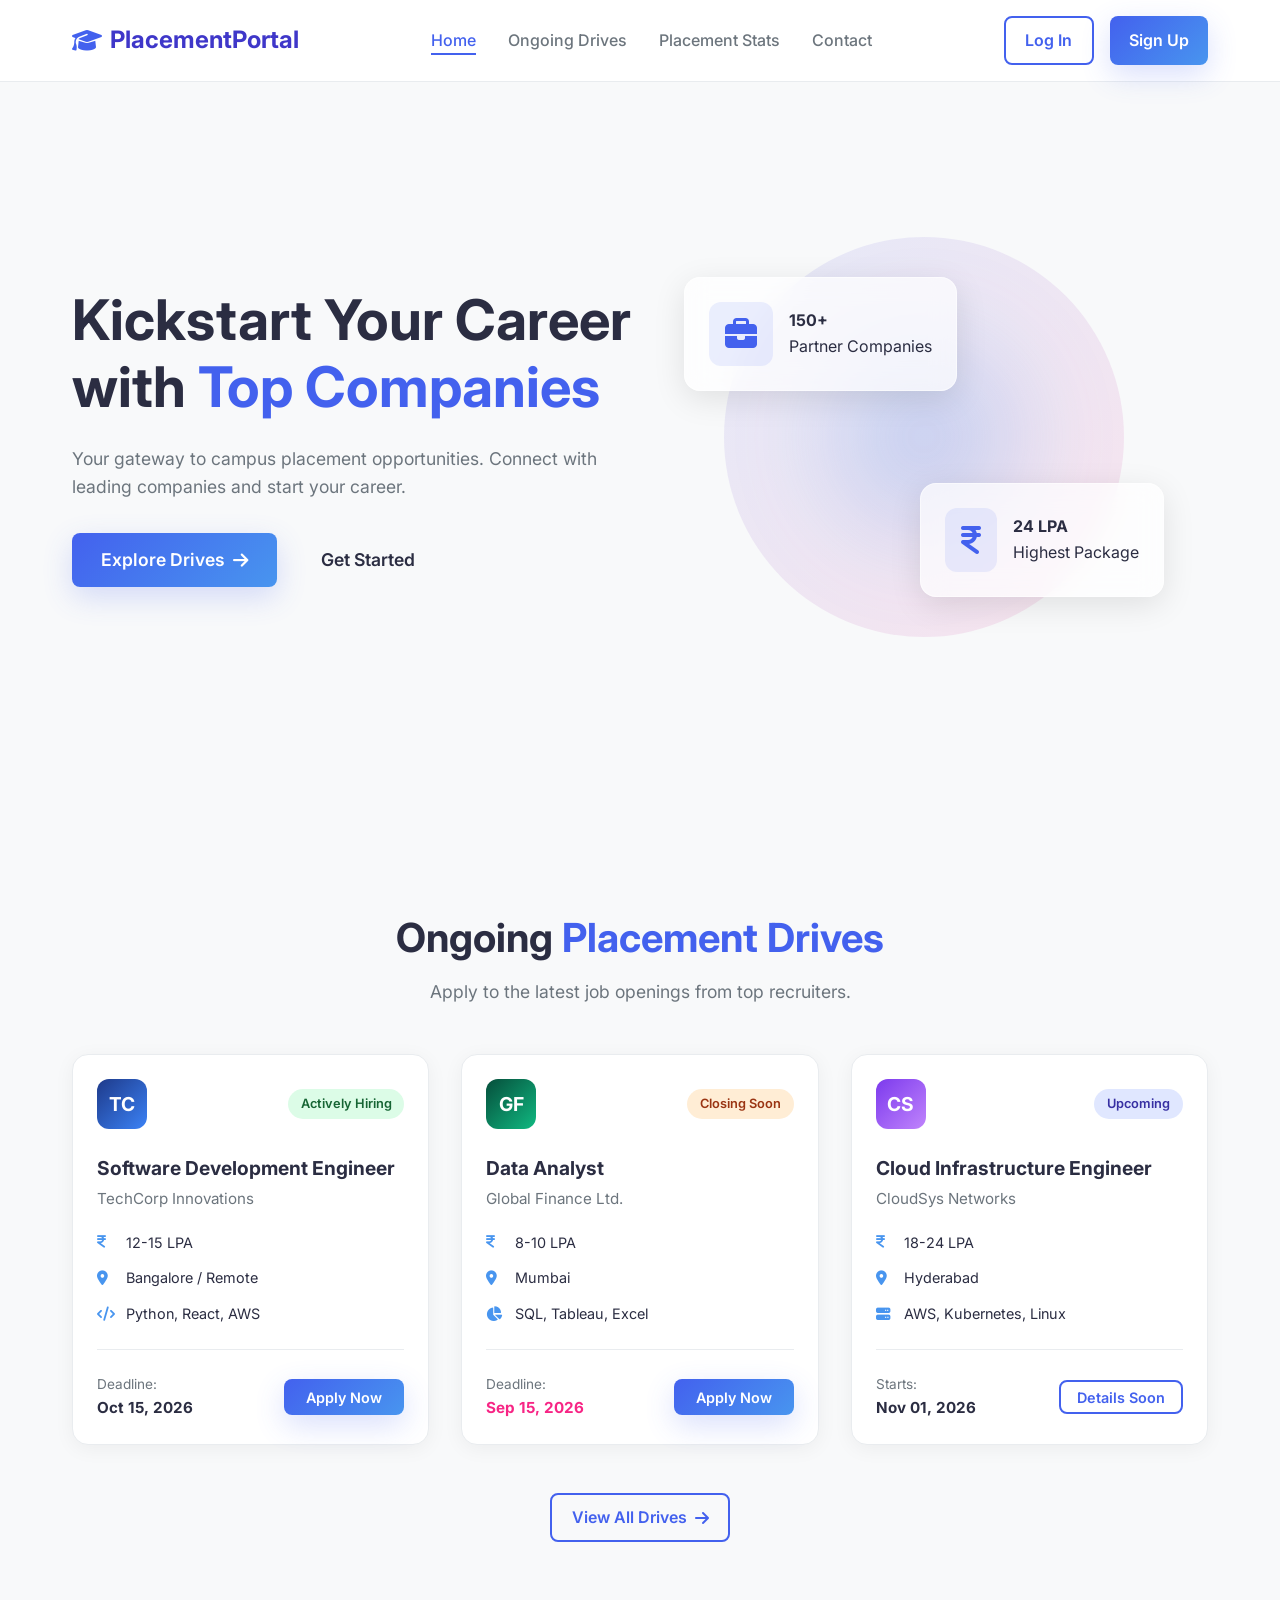
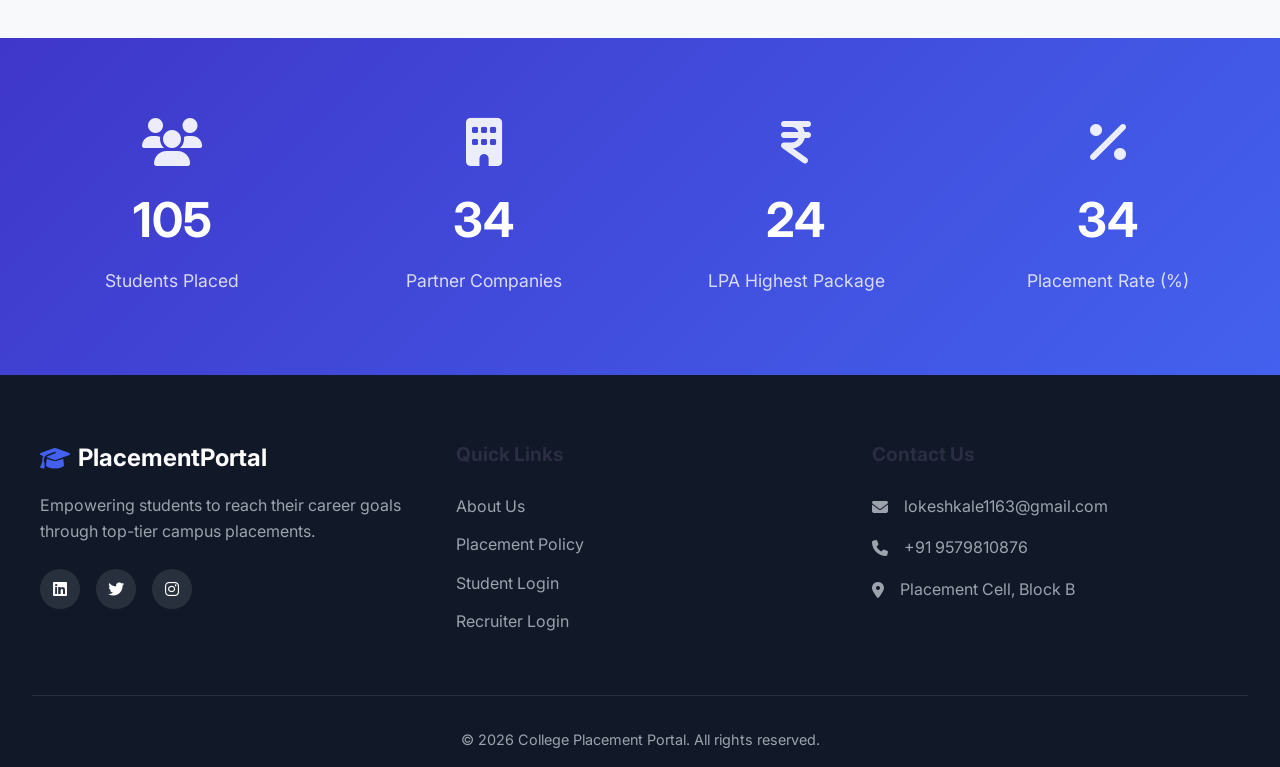
<file: Frontend/index.html>
<!DOCTYPE html>
<html lang="en">
<head>
    <meta charset="UTF-8">
    <meta name="viewport" content="width=device-width, initial-scale=1.0">
    <title>Campus Placement Drive Portal</title>
    <link rel="stylesheet" href="css/style.css">
    <link href="https://fonts.googleapis.com/css2?family=Inter:wght@300;400;500;600;700&display=swap" rel="stylesheet">
    <link rel="stylesheet" href="https://cdnjs.cloudflare.com/ajax/libs/font-awesome/6.4.0/css/all.min.css">
</head>
<body>
    <nav class="navbar">
        <div class="nav-container">
            <a href="index.html" class="nav-logo">
                <i class="fa-solid fa-graduation-cap"></i> 
                <span>PlacementPortal</span>
            </a>
            <ul class="nav-menu">
                <li><a href="index.html" class="nav-links active">Home</a></li>
                <li><a href="index.html#drives" class="nav-links">Ongoing Drives</a></li>
                <li><a href="index.html#stats" class="nav-links">Placement Stats</a></li>
                <li><a href="index.html#contact" class="nav-links">Contact</a></li>
            </ul>
            <div class="nav-auth">
                <a href="login.html" class="btn btn-outline">Log In</a>
                <a href="signup.html" class="btn btn-primary">Sign Up</a>
            </div>
            <div class="mobile-menu-icon">
                <i class="fa-solid fa-bars"></i>
            </div>
        </div>
    </nav>

    <header id="home" class="hero">
        <div class="hero-content">
            <h1 class="hero-title">Kickstart Your Career with <span class="highlight">Top Companies</span></h1>
            <p class="hero-subtitle">Your gateway to campus placement opportunities. Connect with leading companies and start your career.</p>
            <div class="hero-cta">
                <a href="index.html#drives" class="btn btn-primary btn-large">Explore Drives <i class="fa-solid fa-arrow-right"></i></a>
                <a href="signup.html" class="btn btn-secondary btn-large">Get Started</a>
            </div>
        </div>
        <div class="hero-image-container">
            <div class="hero-graphic">
                <div class="glass-card stat-card-1">
                    <i class="fa-solid fa-briefcase"></i>
                    <div>
                        <h4>150+</h4>
                        <p>Partner Companies</p>
                    </div>
                </div>
                <div class="glass-card stat-card-2">
                    <i class="fa-solid fa-indian-rupee-sign"></i>
                    <div>
                        <h4>24 LPA</h4>
                        <p>Highest Package</p>
                    </div>
                </div>
                <div class="glow-circle"></div>
            </div>
        </div>
    </header>

    <section id="drives" class="drives-section">
        <div class="section-header">
            <h2>Ongoing <span class="highlight">Placement Drives</span></h2>
            <p>Apply to the latest job openings from top recruiters.</p>
        </div>

        <div class="drives-grid">
            <!-- Drive Cards -->
            <div class="drive-card">
                <div class="card-header">
                    <div class="company-logo tech-corp">TC</div>
                    <div class="status-badge active-badge">Actively Hiring</div>
                </div>
                <div class="card-body">
                    <h3>Software Development Engineer</h3>
                    <p class="company-name">TechCorp Innovations</p>
                    <div class="job-details">
                        <span class="detail-item"><i class="fa-solid fa-indian-rupee-sign"></i> 12-15 LPA</span>
                        <span class="detail-item"><i class="fa-solid fa-location-dot"></i> Bangalore / Remote</span>
                        <span class="detail-item"><i class="fa-solid fa-code"></i> Python, React, AWS</span>
                    </div>
                </div>
                <div class="card-footer">
                    <div class="deadline">
                        <span>Deadline:</span>
                        <strong>Oct 15, 2026</strong>
                    </div>
                    <a href="login.html" class="btn btn-primary btn-sm apply-btn">Apply Now</a>
                </div>
            </div>

            <!-- Drive Card 2 -->
            <div class="drive-card">
                <div class="card-header">
                    <div class="company-logo global-fin">GF</div>
                    <div class="status-badge closing-badge">Closing Soon</div>
                </div>
                <div class="card-body">
                    <h3>Data Analyst</h3>
                    <p class="company-name">Global Finance Ltd.</p>
                    <div class="job-details">
                        <span class="detail-item"><i class="fa-solid fa-indian-rupee-sign"></i> 8-10 LPA</span>
                        <span class="detail-item"><i class="fa-solid fa-location-dot"></i> Mumbai</span>
                        <span class="detail-item"><i class="fa-solid fa-chart-pie"></i> SQL, Tableau, Excel</span>
                    </div>
                </div>
                <div class="card-footer">
                    <div class="deadline">
                        <span>Deadline:</span>
                        <strong class="urgent">Sep 15, 2026</strong>
                    </div>
                    <a href="login.html" class="btn btn-primary btn-sm apply-btn">Apply Now</a>
                </div>
            </div>

            <!-- Drive Card 3 -->
            <div class="drive-card">
                <div class="card-header">
                    <div class="company-logo cloud-sys">CS</div>
                    <div class="status-badge upcoming-badge">Upcoming</div>
                </div>
                <div class="card-body">
                    <h3>Cloud Infrastructure Engineer</h3>
                    <p class="company-name">CloudSys Networks</p>
                    <div class="job-details">
                        <span class="detail-item"><i class="fa-solid fa-indian-rupee-sign"></i> 18-24 LPA</span>
                        <span class="detail-item"><i class="fa-solid fa-location-dot"></i> Hyderabad</span>
                        <span class="detail-item"><i class="fa-solid fa-server"></i> AWS, Kubernetes, Linux</span>
                    </div>
                </div>
                <div class="card-footer">
                    <div class="deadline">
                        <span>Starts:</span>
                        <strong>Nov 01, 2026</strong>
                    </div>
                    <button class="btn btn-outline btn-sm" disabled>Details Soon</button>
                </div>
            </div>
        </div>
        <div class="view-all-container">
            <a href="drives.html" class="btn btn-outline">View All Drives <i class="fa-solid fa-arrow-right"></i></a>
        </div>
    </section>

    <section id="stats" class="stats-section">
        <div class="stats-container">
            <div class="stat-box">
                <i class="fa-solid fa-users"></i>
                <h2 class="counter" data-target="500">0</h2>
                <p>Students Placed</p>
            </div>
            <div class="stat-box">
                <i class="fa-solid fa-building"></i>
                <h2 class="counter" data-target="150">0</h2>
                <p>Partner Companies</p>
            </div>
            <div class="stat-box">
                <i class="fa-solid fa-indian-rupee-sign"></i>
                <h2 class="counter" data-target="24">0</h2>
                <p>LPA Highest Package</p>
            </div>
            <div class="stat-box">
                <i class="fa-solid fa-percent"></i>
                <h2 class="counter" data-target="98">0</h2>
                <p>Placement Rate (%)</p>
            </div>
        </div>
    </section>

    <footer>
        <div class="footer-content">
            <div class="footer-brand">
                <div class="nav-logo">
                    <i class="fa-solid fa-graduation-cap"></i> 
                    <span>PlacementPortal</span>
                </div>
                <p>Empowering students to reach their career goals through top-tier campus placements.</p>
                <div class="social-links">
                    <a href="#"><i class="fa-brands fa-linkedin"></i></a>
                    <a href="#"><i class="fa-brands fa-twitter"></i></a>
                    <a href="#"><i class="fa-brands fa-instagram"></i></a>
                </div>
            </div>
            <div class="footer-links">
                <h4>Quick Links</h4>
                <ul>
                    <li><a href="#">About Us</a></li>
                    <li><a href="#">Placement Policy</a></li>
                    <li><a href="login.html">Student Login</a></li>
                    <li><a href="#">Recruiter Login</a></li>
                </ul>
            </div>
            <div class="footer-contact" id="contact">
                <h4>Contact Us</h4>
                <p><i class="fa-solid fa-envelope"></i> lokeshkale1163@gmail.com</p>
                <p><i class="fa-solid fa-phone"></i> +91 9579810876</p>
                <p><i class="fa-solid fa-location-dot"></i> Placement Cell, Block B</p>
            </div>
        </div>
        <div class="footer-bottom">
            <p>&copy; 2026 College Placement Portal. All rights reserved.</p>
        </div>
    </footer>

    <script src="js/config.js"></script>
    <script src="js/auth.js"></script>
    <script src="js/home.js"></script>
    <script>
        // Check auth status - redirect if already logged in
        document.addEventListener('DOMContentLoaded', () => {
            if (checkAuth()) {
                window.location.href = 'dashboard.html';
            }
        });
    </script>
</body>
</html>
</file>
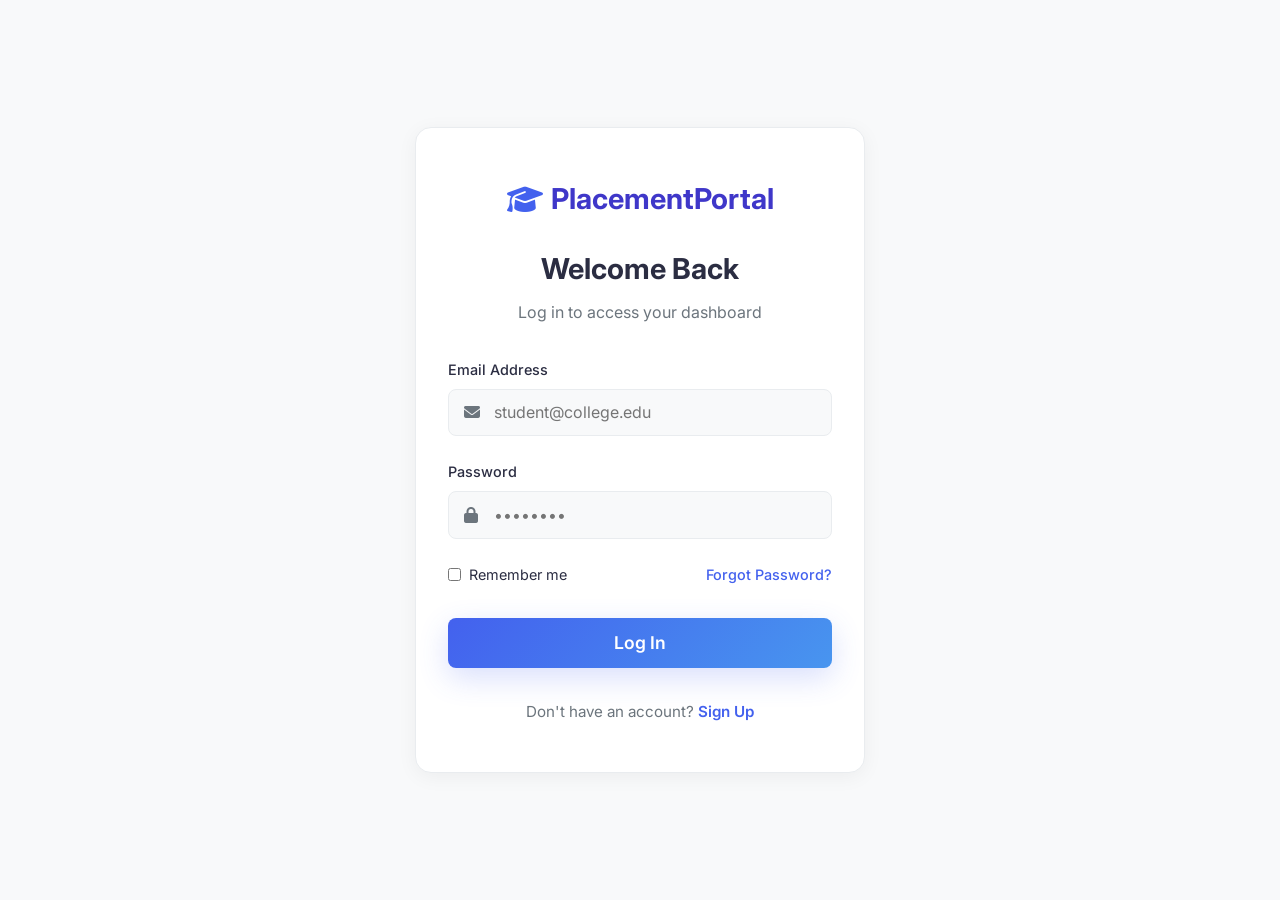
<file: Frontend/applications.html>
<!DOCTYPE html>
<html lang="en">
<head>
    <meta charset="UTF-8">
    <meta name="viewport" content="width=device-width, initial-scale=1.0">
    <title>My Applications - Placement Portal</title>
    <link rel="stylesheet" href="css/style.css">
    <link rel="stylesheet" href="css/dashboard.css">
    <link href="https://fonts.googleapis.com/css2?family=Inter:wght@300;400;500;600;700&display=swap" rel="stylesheet">
    <link rel="stylesheet" href="https://cdnjs.cloudflare.com/ajax/libs/font-awesome/6.4.0/css/all.min.css">
</head>
<body class="dashboard-body">
    <nav class="navbar">
        <div class="nav-container">
            <a href="dashboard.html" class="nav-logo">
                <i class="fa-solid fa-graduation-cap"></i> 
                <span>PlacementPortal</span>
            </a>
            <ul class="nav-menu">
                <li><a href="dashboard.html" class="nav-links">Dashboard</a></li>
                <li><a href="drives.html" class="nav-links">Drives</a></li>
                <li><a href="applications.html" class="nav-links active">My Applications</a></li>
                <li><a href="profile.html" class="nav-links">Profile</a></li>
            </ul>
            <div class="nav-auth">
                <button id="logoutBtn" class="btn btn-outline">Logout</button>
            </div>
            <div class="mobile-menu-icon">
                <i class="fa-solid fa-bars"></i>
            </div>
        </div>
    </nav>

    <main class="dashboard-main page-main">
        <div class="page-header">
            <h1>My Applications</h1>
            <p>Track the status of your placement drive applications.</p>
        </div>
        
        <div id="loadingState" class="state-message">
            <i class="fa-solid fa-spinner fa-spin fa-2x"></i>
            <p>Loading your applications...</p>
        </div>
        
        <div id="errorState" class="state-message" style="display: none;">
            <i class="fa-solid fa-triangle-exclamation fa-2x"></i>
            <p>Unable to load applications. Please try again later.</p>
        </div>
        
        <div id="emptyState" class="state-message" style="display: none;">
            <i class="fa-solid fa-folder-open fa-2x"></i>
            <p>You haven't applied to any drives yet.</p>
            <a href="drives.html" class="btn btn-primary mt-2">Explore Drives</a>
        </div>

        <div class="content-panel" id="applicationsContainer" style="display: none;">
            <div class="panel-body">
                <ul class="drive-list" id="applicationsList">
                    <!-- Applications will be injected here -->
                </ul>
            </div>
        </div>
    </main>

    <script src="js/config.js"></script>
    <script src="js/auth.js"></script>
    <script src="js/applications.js"></script>
</body>
</html>
</file>
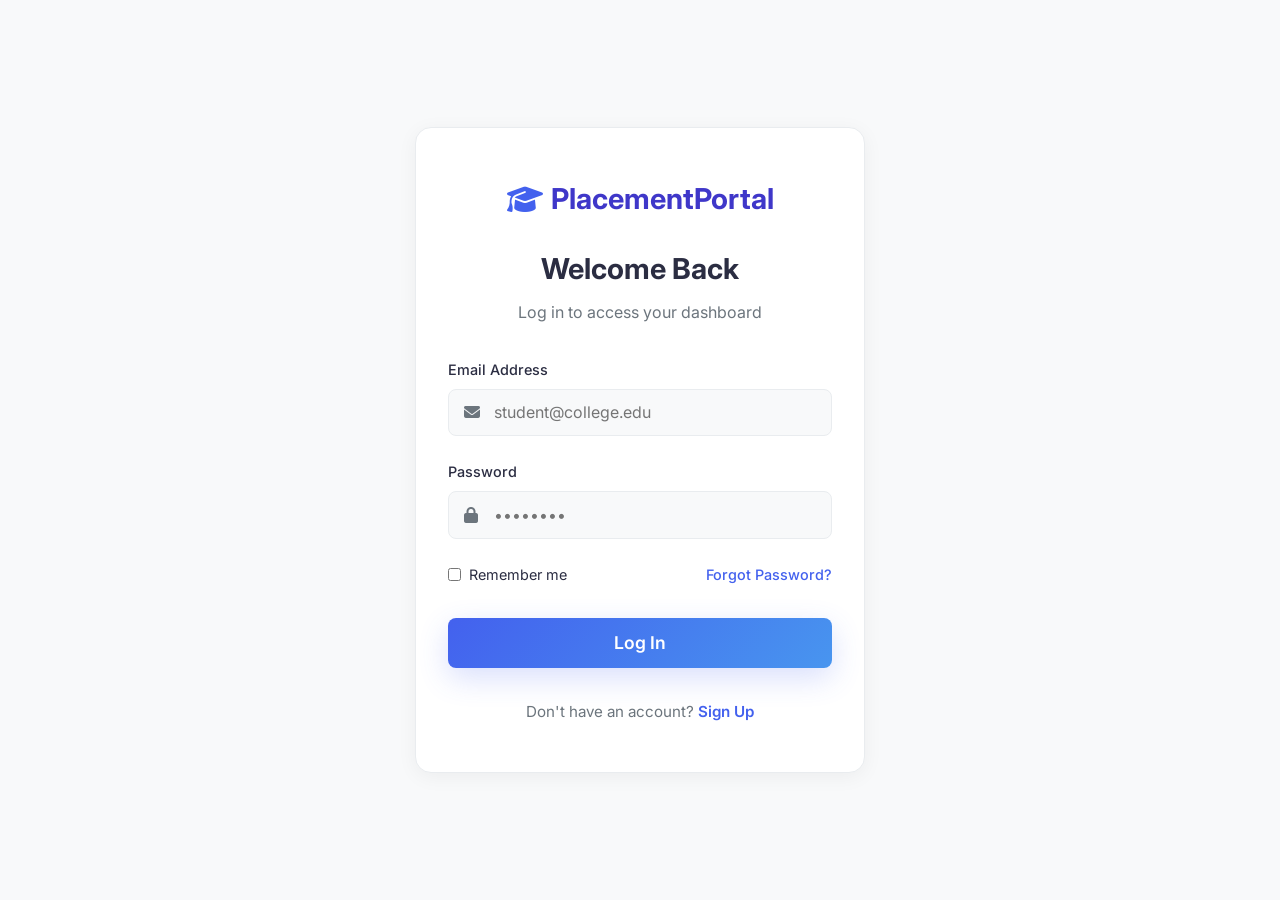
<file: Frontend/dashboard.html>
<!DOCTYPE html>
<html lang="en">
<head>
    <meta charset="UTF-8">
    <meta name="viewport" content="width=device-width, initial-scale=1.0">
    <title>Dashboard - Placement Portal</title>
    <link rel="stylesheet" href="css/style.css">
    <link rel="stylesheet" href="css/dashboard.css">
    <link href="https://fonts.googleapis.com/css2?family=Inter:wght@300;400;500;600;700&display=swap" rel="stylesheet">
    <link rel="stylesheet" href="https://cdnjs.cloudflare.com/ajax/libs/font-awesome/6.4.0/css/all.min.css">
</head>
<body class="dashboard-body">
    <nav class="navbar">
        <div class="nav-container">
            <a href="dashboard.html" class="nav-logo">
                <i class="fa-solid fa-graduation-cap"></i> 
                <span>PlacementPortal</span>
            </a>
            <ul class="nav-menu">
                <li><a href="dashboard.html" class="nav-links active">Dashboard</a></li>
                <li><a href="drives.html" class="nav-links">Drives</a></li>
                <li><a href="applications.html" class="nav-links">My Applications</a></li>
                <li><a href="profile.html" class="nav-links">Profile</a></li>
            </ul>
            <div class="nav-auth">
                <button id="logoutBtn" class="btn btn-outline">Logout</button>
            </div>
            <div class="mobile-menu-icon">
                <i class="fa-solid fa-bars"></i>
            </div>
        </div>
    </nav>

    <main class="dashboard-main">
        <div class="dashboard-header">
            <h1 id="welcomeMessage">Welcome, Student</h1>
            <p>Here is an overview of your placement activities.</p>
        </div>

        <div class="dashboard-stats-grid">
            <div class="dash-stat-card">
                <div class="dash-stat-icon blue">
                    <i class="fa-solid fa-briefcase"></i>
                </div>
                <div class="dash-stat-info">
                    <h3>8</h3>
                    <p>Eligible Drives</p>
                </div>
            </div>
            
            <div class="dash-stat-card">
                <div class="dash-stat-icon purple">
                    <i class="fa-solid fa-paper-plane"></i>
                </div>
                <div class="dash-stat-info">
                    <h3>3</h3>
                    <p>Applied Drives</p>
                </div>
            </div>
            
            <div class="dash-stat-card">
                <div class="dash-stat-icon warning">
                    <i class="fa-solid fa-list-check"></i>
                </div>
                <div class="dash-stat-info">
                    <h3>2</h3>
                    <p>Shortlisted</p>
                </div>
            </div>
            
            <div class="dash-stat-card">
                <div class="dash-stat-icon success">
                    <i class="fa-solid fa-trophy"></i>
                </div>
                <div class="dash-stat-info">
                    <h3>1</h3>
                    <p>Selected</p>
                </div>
            </div>
        </div>

        <div class="dashboard-content-grid">
            <div class="content-panel">
                <div class="panel-header">
                    <h2>Upcoming Drives</h2>
                    <a href="drives.html" class="btn btn-outline btn-sm">Explore Drives</a>
                </div>
                <div class="panel-body">
                    <ul class="drive-list">
                        <li class="drive-list-item">
                            <div class="company-logo tech-corp sm">TC</div>
                            <div class="drive-info">
                                <h4>Software Development Engineer</h4>
                                <p>TechCorp Innovations • Oct 15</p>
                            </div>
                            <a href="drives.html" class="btn btn-primary btn-sm">Apply</a>
                        </li>
                        <li class="drive-list-item">
                            <div class="company-logo cloud-sys sm">CS</div>
                            <div class="drive-info">
                                <h4>Cloud Infrastructure Engineer</h4>
                                <p>CloudSys Networks • Nov 01</p>
                            </div>
                            <span class="status-badge upcoming-badge">Upcoming</span>
                        </li>
                    </ul>
                </div>
            </div>

            <div class="content-panel">
                <div class="panel-header">
                    <h2>Recent Applications</h2>
                    <a href="applications.html" class="btn btn-outline btn-sm">My Applications</a>
                </div>
                <div class="panel-body">
                    <ul class="drive-list">
                        <li class="drive-list-item">
                            <div class="company-logo global-fin sm">GF</div>
                            <div class="drive-info">
                                <h4>Data Analyst</h4>
                                <p>Global Finance Ltd.</p>
                            </div>
                            <span class="status-badge applied-badge">Applied</span>
                        </li>
                    </ul>
                </div>
            </div>
            
            <div class="content-panel profile-completion-panel">
                <div class="panel-header">
                    <h2>Profile Completion</h2>
                    <a href="profile.html" class="btn btn-outline btn-sm">Update Profile</a>
                </div>
                <div class="panel-body text-center">
                    <div class="progress-circle">
                        <span>80%</span>
                    </div>
                    <p class="mt-2">Complete your profile to increase your chances of getting shortlisted!</p>
                </div>
            </div>
        </div>
    </main>

    <script src="js/config.js"></script>
    <script src="js/auth.js"></script>
    <script src="js/dashboard.js"></script>
</body>
</html>
</file>
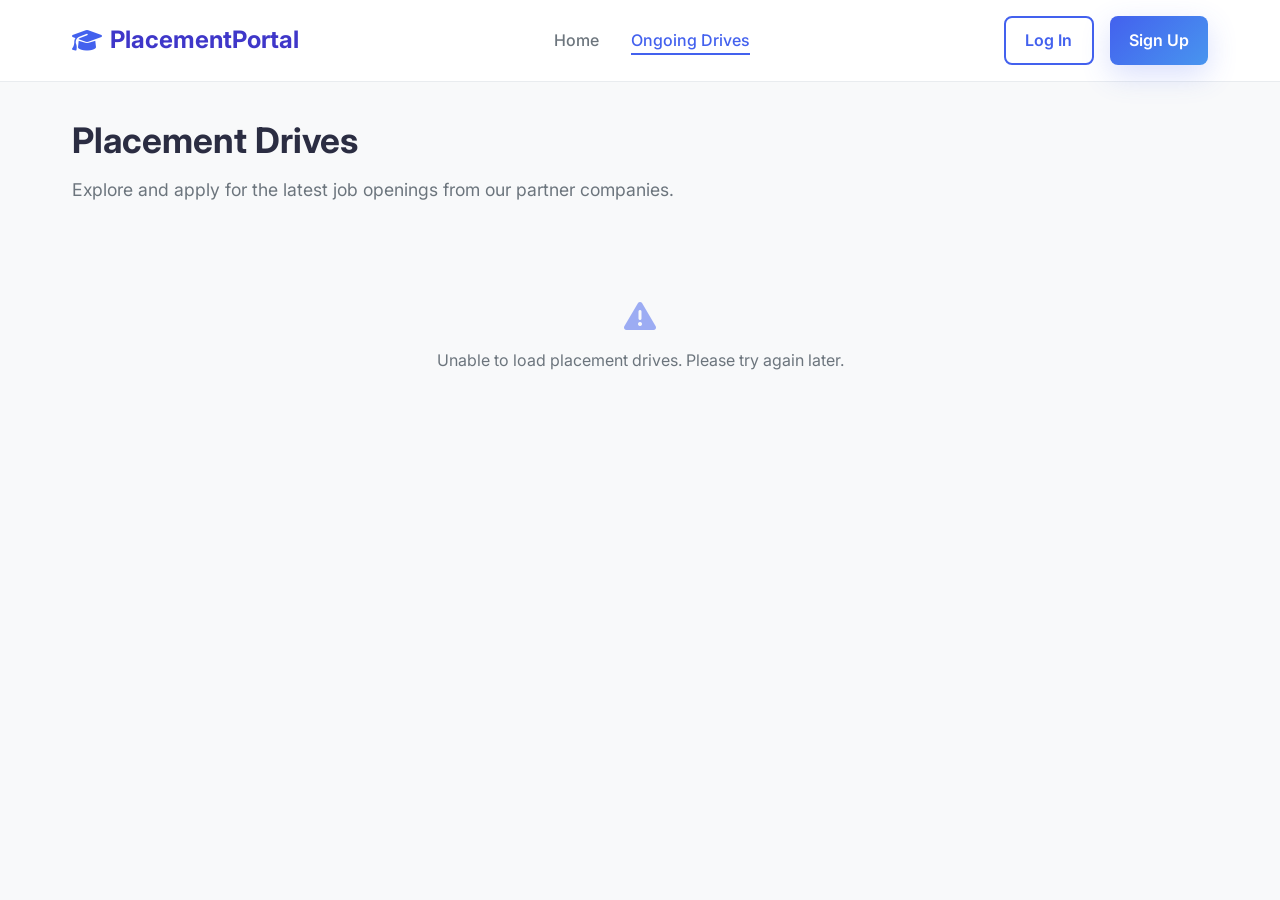
<file: Frontend/drives.html>
<!DOCTYPE html>
<html lang="en">
<head>
    <meta charset="UTF-8">
    <meta name="viewport" content="width=device-width, initial-scale=1.0">
    <title>Placement Drives - Placement Portal</title>
    <link rel="stylesheet" href="css/style.css">
    <link rel="stylesheet" href="css/dashboard.css">
    <link href="https://fonts.googleapis.com/css2?family=Inter:wght@300;400;500;600;700&display=swap" rel="stylesheet">
    <link rel="stylesheet" href="https://cdnjs.cloudflare.com/ajax/libs/font-awesome/6.4.0/css/all.min.css">
</head>
<body class="dashboard-body">
    <nav class="navbar">
        <div class="nav-container">
            <a href="dashboard.html" class="nav-logo">
                <i class="fa-solid fa-graduation-cap"></i> 
                <span>PlacementPortal</span>
            </a>
            <ul class="nav-menu" id="dynamicNav">
                <!-- Navigation links generated by drives.js based on auth state -->
            </ul>
            <div class="nav-auth" id="dynamicAuth">
                <!-- Auth buttons generated by drives.js -->
            </div>
            <div class="mobile-menu-icon">
                <i class="fa-solid fa-bars"></i>
            </div>
        </div>
    </nav>

    <main class="dashboard-main page-main">
        <div class="page-header">
            <h1>Placement Drives</h1>
            <p>Explore and apply for the latest job openings from our partner companies.</p>
        </div>
        
        <!-- Filters could go here -->
        
        <div id="loadingState" class="state-message">
            <i class="fa-solid fa-spinner fa-spin fa-2x"></i>
            <p>Loading placement drives...</p>
        </div>
        
        <div id="errorState" class="state-message" style="display: none;">
            <i class="fa-solid fa-triangle-exclamation fa-2x"></i>
            <p>Unable to load placement drives. Please try again later.</p>
        </div>
        
        <div id="emptyState" class="state-message" style="display: none;">
            <i class="fa-solid fa-folder-open fa-2x"></i>
            <p>No placement drives available at the moment.</p>
        </div>

        <div id="drivesContainer" class="drives-grid" style="display: none;">
            <!-- Drive cards will be dynamically injected here by drives.js -->
        </div>
    </main>

    <script src="js/config.js"></script>
    <script src="js/auth.js"></script>
    <script src="js/drives.js"></script>
</body>
</html>
</file>
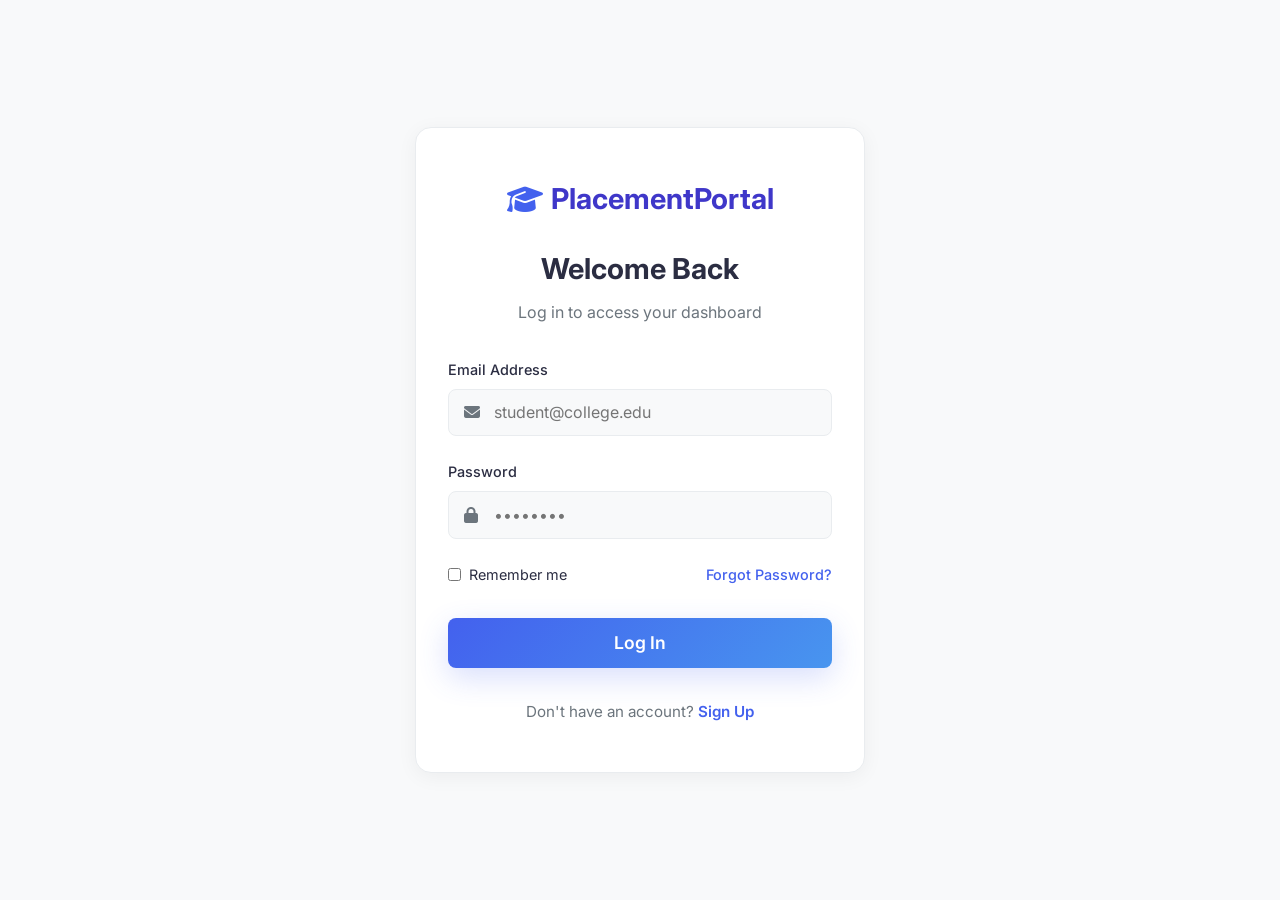
<file: Frontend/login.html>
<!DOCTYPE html>
<html lang="en">
<head>
    <meta charset="UTF-8">
    <meta name="viewport" content="width=device-width, initial-scale=1.0">
    <title>Log In - Placement Portal</title>
    <link rel="stylesheet" href="css/style.css">
    <link rel="stylesheet" href="css/auth.css">
    <link href="https://fonts.googleapis.com/css2?family=Inter:wght@300;400;500;600;700&display=swap" rel="stylesheet">
    <link rel="stylesheet" href="https://cdnjs.cloudflare.com/ajax/libs/font-awesome/6.4.0/css/all.min.css">
</head>
<body class="auth-page">
    <div class="auth-container">
        <div class="auth-card">
            <div class="auth-header">
                <a href="index.html" class="nav-logo">
                    <i class="fa-solid fa-graduation-cap"></i> 
                    <span>PlacementPortal</span>
                </a>
                <h2>Welcome Back</h2>
                <p>Log in to access your dashboard</p>
            </div>
            
            <form id="loginForm" class="auth-form">
                <div class="form-group">
                    <label for="email">Email Address</label>
                    <div class="input-with-icon">
                        <i class="fa-solid fa-envelope"></i>
                        <input type="email" id="email" name="email" placeholder="student@college.edu" required>
                    </div>
                </div>
                
                <div class="form-group">
                    <label for="password">Password</label>
                    <div class="input-with-icon">
                        <i class="fa-solid fa-lock"></i>
                        <input type="password" id="password" name="password" placeholder="••••••••" required>
                    </div>
                </div>
                
                <div class="form-options">
                    <div class="checkbox-group">
                        <input type="checkbox" id="remember">
                        <label for="remember">Remember me</label>
                    </div>
                    <a href="#" class="forgot-link">Forgot Password?</a>
                </div>
                
                <button type="submit" class="btn btn-primary btn-full" id="loginBtn">Log In</button>
                <div id="loginError" class="auth-error"></div>
            </form>
            
            <div class="auth-footer">
                <p>Don't have an account? <a href="signup.html">Sign Up</a></p>
            </div>
        </div>
    </div>

    <script src="js/config.js"></script>
    <script src="js/auth.js"></script>
    <script>
        document.addEventListener('DOMContentLoaded', () => {
            if (checkAuth()) {
                window.location.href = 'dashboard.html';
            }

            const loginForm = document.getElementById('loginForm');
            const loginBtn = document.getElementById('loginBtn');
            const loginError = document.getElementById('loginError');

            loginForm.addEventListener('submit', async (e) => {
                e.preventDefault();
                const email = document.getElementById('email').value;
                const password = document.getElementById('password').value;
                
                loginBtn.innerHTML = '<i class="fa-solid fa-spinner fa-spin"></i> Logging in...';
                loginBtn.disabled = true;
                loginError.style.display = 'none';
                
                try {
                    const result = await loginUser(email, password);
                    if (result.success) {
                        window.location.href = 'dashboard.html';
                    }
                } catch (error) {
                    loginError.textContent = 'Invalid email or password. Please try again.';
                    loginError.style.display = 'block';
                    loginBtn.innerHTML = 'Log In';
                    loginBtn.disabled = false;
                }
            });
        });
    </script>
</body>
</html>
</file>
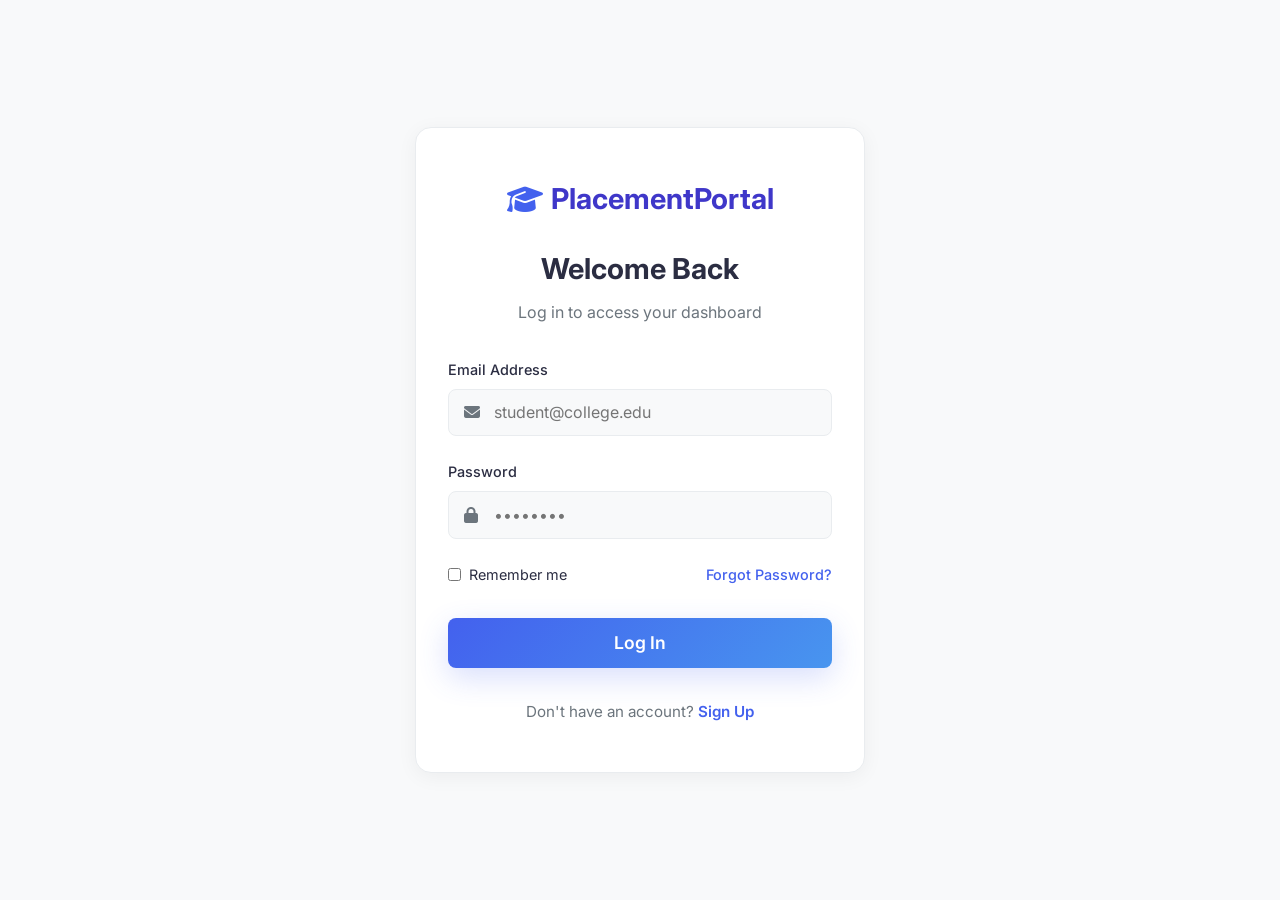
<file: Frontend/profile.html>
<!DOCTYPE html>
<html lang="en">
<head>
    <meta charset="UTF-8">
    <meta name="viewport" content="width=device-width, initial-scale=1.0">
    <title>Profile - Placement Portal</title>
    <link rel="stylesheet" href="css/style.css">
    <link rel="stylesheet" href="css/dashboard.css">
    <link href="https://fonts.googleapis.com/css2?family=Inter:wght@300;400;500;600;700&display=swap" rel="stylesheet">
    <link rel="stylesheet" href="https://cdnjs.cloudflare.com/ajax/libs/font-awesome/6.4.0/css/all.min.css">
</head>
<body class="dashboard-body">
    <nav class="navbar">
        <div class="nav-container">
            <a href="dashboard.html" class="nav-logo">
                <i class="fa-solid fa-graduation-cap"></i> 
                <span>PlacementPortal</span>
            </a>
            <ul class="nav-menu">
                <li><a href="dashboard.html" class="nav-links">Dashboard</a></li>
                <li><a href="drives.html" class="nav-links">Drives</a></li>
                <li><a href="applications.html" class="nav-links">My Applications</a></li>
                <li><a href="profile.html" class="nav-links active">Profile</a></li>
            </ul>
            <div class="nav-auth">
                <button id="logoutBtn" class="btn btn-outline">Logout</button>
            </div>
            <div class="mobile-menu-icon">
                <i class="fa-solid fa-bars"></i>
            </div>
        </div>
    </nav>

    <main class="dashboard-main page-main">
        <div class="page-header">
            <h1>My Profile</h1>
            <p>Manage your personal information and academic details.</p>
        </div>
        
        <div class="content-panel">
            <div class="panel-body profile-grid">
                <div class="profile-sidebar">
                    <div class="profile-photo">
                        <i class="fa-solid fa-user"></i>
                    </div>
                    <h2 id="profileNameDisplay">Loading...</h2>
                    <p class="text-light" id="profileBranchDisplay">...</p>
                    
                    <div class="progress-circle mt-2" style="width: 100px; height: 100px;">
                        <span style="width: 80px; height: 80px; font-size: 1.2rem;" id="profileCompletionDisplay">80%</span>
                    </div>
                    <p class="mt-2 text-sm">Profile Completion</p>
                    
                    <button class="btn btn-outline btn-full mt-2" style="margin-top: 1.5rem;">
                        <i class="fa-solid fa-upload"></i> Upload Resume
                    </button>
                </div>
                
                <div class="profile-form-container">
                    <form id="profileForm">
                        <div class="form-grid">
                            <div class="form-group">
                                <label for="fullName">Full Name</label>
                                <input type="text" id="fullName" name="fullName" required>
                            </div>
                            <div class="form-group">
                                <label for="email">Email</label>
                                <input type="email" id="email" name="email" readonly style="background: #f3f4f6; cursor: not-allowed;">
                            </div>
                            <div class="form-group">
                                <label for="phone">Phone Number</label>
                                <input type="tel" id="phone" name="phone">
                            </div>
                            <div class="form-group">
                                <label for="branch">Branch</label>
                                <select id="branch" name="branch">
                                    <option value="CSE">CSE</option>
                                    <option value="IT">IT</option>
                                    <option value="E&TC">E&TC</option>
                                    <option value="Electrical">Electrical</option>
                                    <option value="Mechanical">Mechanical</option>
                                    <option value="Civil">Civil</option>
                                </select>
                            </div>
                            <div class="form-group">
                                <label for="gradYear">Graduation Year</label>
                                <input type="number" id="gradYear" name="gradYear">
                            </div>
                            <div class="form-group">
                                <label for="cgpa">CGPA</label>
                                <input type="number" id="cgpa" name="cgpa" step="0.01">
                            </div>
                            <div class="form-group">
                                <label for="backlogs">Active Backlogs</label>
                                <input type="number" id="backlogs" name="backlogs" value="0">
                            </div>
                            <div class="form-group-full form-group">
                                <label for="skills">Key Skills (comma separated)</label>
                                <textarea id="skills" name="skills" rows="3" placeholder="e.g., Python, React, Data Structures"></textarea>
                            </div>
                        </div>
                        <div class="form-actions">
                            <button type="button" class="btn btn-outline" id="cancelBtn">Cancel</button>
                            <button type="submit" class="btn btn-primary" id="saveBtn">Save Changes</button>
                        </div>
                    </form>
                </div>
            </div>
        </div>
    </main>

    <script src="js/config.js"></script>
    <script src="js/auth.js"></script>
    <script src="js/profile.js"></script>
</body>
</html>
</file>
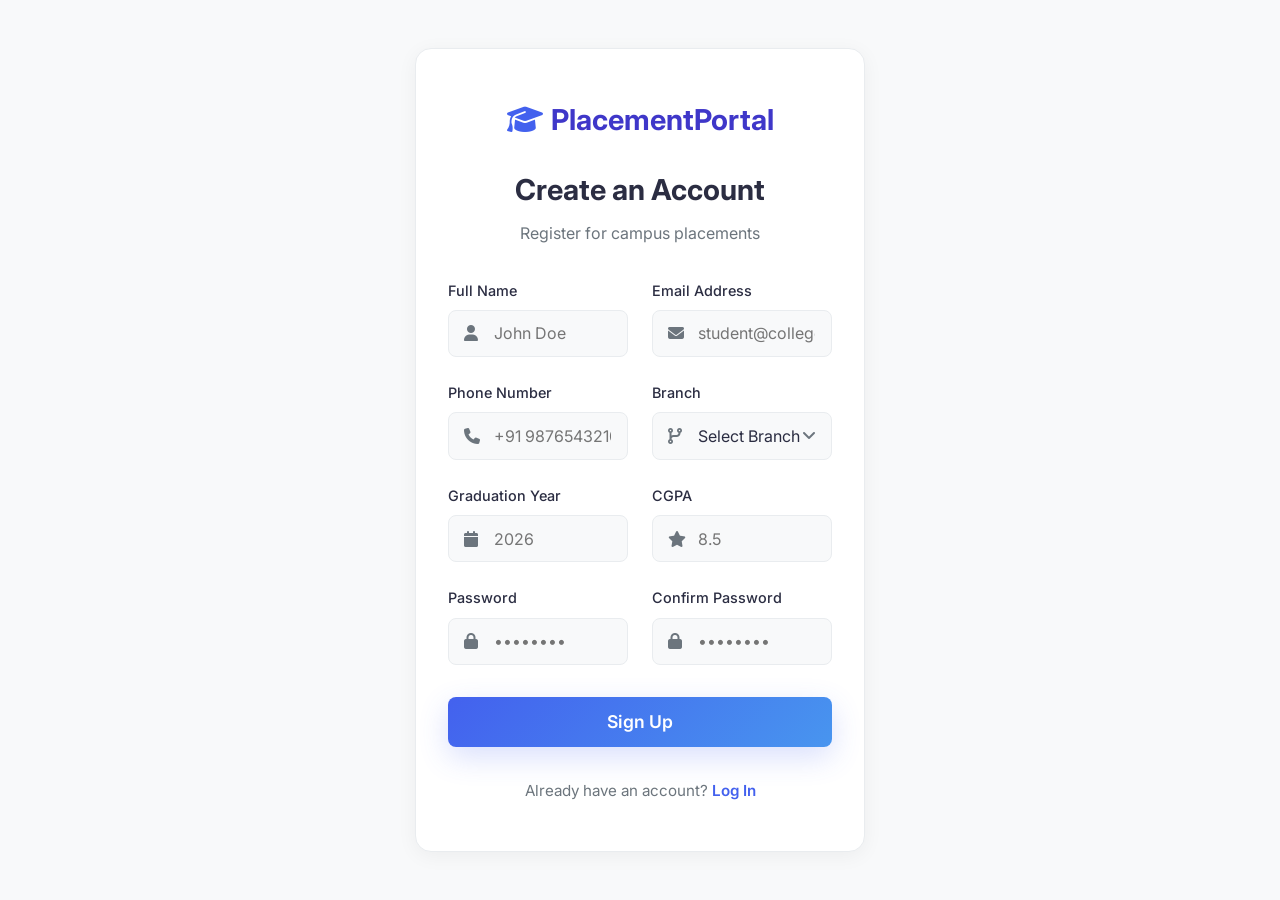
<file: Frontend/signup.html>
<!DOCTYPE html>
<html lang="en">
<head>
    <meta charset="UTF-8">
    <meta name="viewport" content="width=device-width, initial-scale=1.0">
    <title>Sign Up - Placement Portal</title>
    <link rel="stylesheet" href="css/style.css">
    <link rel="stylesheet" href="css/auth.css">
    <link href="https://fonts.googleapis.com/css2?family=Inter:wght@300;400;500;600;700&display=swap" rel="stylesheet">
    <link rel="stylesheet" href="https://cdnjs.cloudflare.com/ajax/libs/font-awesome/6.4.0/css/all.min.css">
</head>
<body class="auth-page">
    <div class="auth-container">
        <div class="auth-card signup-card">
            <div class="auth-header">
                <a href="index.html" class="nav-logo">
                    <i class="fa-solid fa-graduation-cap"></i> 
                    <span>PlacementPortal</span>
                </a>
                <h2>Create an Account</h2>
                <p>Register for campus placements</p>
            </div>
            
            <form id="signupForm" class="auth-form">
                <div class="form-row">
                    <div class="form-group">
                        <label for="fullName">Full Name</label>
                        <div class="input-with-icon">
                            <i class="fa-solid fa-user"></i>
                            <input type="text" id="fullName" name="fullName" placeholder="John Doe" required>
                        </div>
                    </div>
                    <div class="form-group">
                        <label for="email">Email Address</label>
                        <div class="input-with-icon">
                            <i class="fa-solid fa-envelope"></i>
                            <input type="email" id="email" name="email" placeholder="student@college.edu" required>
                        </div>
                    </div>
                </div>

                <div class="form-row">
                    <div class="form-group">
                        <label for="phone">Phone Number</label>
                        <div class="input-with-icon">
                            <i class="fa-solid fa-phone"></i>
                            <input type="tel" id="phone" name="phone" placeholder="+91 9876543210" required>
                        </div>
                    </div>
                    <div class="form-group">
                        <label for="branch">Branch</label>
                        <div class="input-with-icon select-wrapper">
                            <i class="fa-solid fa-code-branch"></i>
                            <select id="branch" name="branch" required>
                                <option value="" disabled selected>Select Branch</option>
                                <option value="CSE">CSE</option>
                                <option value="IT">IT</option>
                                <option value="E&TC">E&TC</option>
                                <option value="Electrical">Electrical</option>
                                <option value="Mechanical">Mechanical</option>
                                <option value="Civil">Civil</option>
                            </select>
                        </div>
                    </div>
                </div>

                <div class="form-row">
                    <div class="form-group">
                        <label for="gradYear">Graduation Year</label>
                        <div class="input-with-icon">
                            <i class="fa-solid fa-calendar"></i>
                            <input type="number" id="gradYear" name="gradYear" min="2020" max="2030" placeholder="2026" required>
                        </div>
                    </div>
                    <div class="form-group">
                        <label for="cgpa">CGPA</label>
                        <div class="input-with-icon">
                            <i class="fa-solid fa-star"></i>
                            <input type="number" id="cgpa" name="cgpa" min="0" max="10" step="0.01" placeholder="8.5" required>
                        </div>
                    </div>
                </div>

                <div class="form-row">
                    <div class="form-group">
                        <label for="password">Password</label>
                        <div class="input-with-icon">
                            <i class="fa-solid fa-lock"></i>
                            <input type="password" id="password" name="password" placeholder="••••••••" required>
                        </div>
                    </div>
                    <div class="form-group">
                        <label for="confirmPassword">Confirm Password</label>
                        <div class="input-with-icon">
                            <i class="fa-solid fa-lock"></i>
                            <input type="password" id="confirmPassword" name="confirmPassword" placeholder="••••••••" required>
                        </div>
                    </div>
                </div>
                
                <button type="submit" class="btn btn-primary btn-full" id="signupBtn">Sign Up</button>
                <div id="signupError" class="auth-error"></div>
            </form>
            
            <div class="auth-footer">
                <p>Already have an account? <a href="login.html">Log In</a></p>
            </div>
        </div>
    </div>

    <script src="js/config.js"></script>
    <script src="js/auth.js"></script>
    <script>
        document.addEventListener('DOMContentLoaded', () => {
            if (checkAuth()) {
                window.location.href = 'dashboard.html';
            }

            const signupForm = document.getElementById('signupForm');
            const signupBtn = document.getElementById('signupBtn');
            const signupError = document.getElementById('signupError');

            signupForm.addEventListener('submit', async (e) => {
                e.preventDefault();
                
                const password = document.getElementById('password').value;
                const confirmPassword = document.getElementById('confirmPassword').value;
                
                if (password !== confirmPassword) {
                    signupError.textContent = 'Passwords do not match.';
                    signupError.style.display = 'block';
                    return;
                }

                const userData = {
                    fullName: document.getElementById('fullName').value,
                    email: document.getElementById('email').value,
                    phone: document.getElementById('phone').value,
                    branch: document.getElementById('branch').value,
                    gradYear: document.getElementById('gradYear').value,
                    cgpa: document.getElementById('cgpa').value,
                    password: password
                };
                
                signupBtn.innerHTML = '<i class="fa-solid fa-spinner fa-spin"></i> Signing up...';
                signupBtn.disabled = true;
                signupError.style.display = 'none';
                
                try {
                    const result = await signupUser(userData);
                    if (result.success) {
                        window.location.href = 'dashboard.html';
                    }
                } catch (error) {
                    signupError.textContent = 'An error occurred during registration. Please try again.';
                    signupError.style.display = 'block';
                    signupBtn.innerHTML = 'Sign Up';
                    signupBtn.disabled = false;
                }
            });
        });
    </script>
</body>
</html>
</file>
<file: Frontend/css/style.css>
:root {
    --primary-color: #4361ee;
    --primary-light: #4895ef;
    --primary-dark: #3f37c9;
    --secondary-color: #f72585;
    --text-main: #2b2d42;
    --text-light: #6c757d;
    --bg-main: #f8f9fa;
    --bg-card: #ffffff;
    --success: #4ade80;
    --warning: #fb8500;
    --border-color: #e9ecef;
    --glow-shadow: 0 10px 30px rgba(67, 97, 238, 0.2);
    --card-shadow: 0 4px 20px rgba(0, 0, 0, 0.05);
}

* {
    margin: 0;
    padding: 0;
    box-sizing: border-box;
    font-family: 'Inter', sans-serif;
}

body {
    background-color: var(--bg-main);
    color: var(--text-main);
    line-height: 1.6;
    overflow-x: hidden;
}

a {
    text-decoration: none;
    color: inherit;
}

ul {
    list-style: none;
}

/* Typography */
h1, h2, h3, h4 {
    color: var(--text-main);
    font-weight: 700;
}

.highlight {
    color: var(--primary-color);
    position: relative;
    display: inline-block;
}

/* Buttons */
.btn {
    display: inline-flex;
    align-items: center;
    justify-content: center;
    padding: 0.6rem 1.2rem;
    border-radius: 8px;
    font-weight: 600;
    cursor: pointer;
    transition: all 0.3s ease;
    border: none;
    gap: 0.5rem;
}

.btn-primary {
    background: linear-gradient(135deg, var(--primary-color), var(--primary-light));
    color: white;
    box-shadow: var(--glow-shadow);
}

.btn-primary:hover {
    transform: translateY(-2px);
    box-shadow: 0 15px 35px rgba(67, 97, 238, 0.3);
}

.btn-outline {
    background: transparent;
    color: var(--primary-color);
    border: 2px solid var(--primary-color);
}

.btn-outline:hover {
    background: var(--primary-color);
    color: white;
}

.btn-large {
    padding: 0.8rem 1.8rem;
    font-size: 1.1rem;
}

.btn-sm {
    padding: 0.4rem 1rem;
    font-size: 0.9rem;
}

/* Navbar */
.navbar {
    position: fixed;
    top: 0;
    width: 100%;
    background: rgba(255, 255, 255, 0.9);
    backdrop-filter: blur(10px);
    z-index: 1000;
    border-bottom: 1px solid var(--border-color);
}

.nav-container {
    max-width: 1200px;
    margin: 0 auto;
    display: flex;
    justify-content: space-between;
    align-items: center;
    padding: 1rem 2rem;
}

.nav-logo {
    display: flex;
    align-items: center;
    gap: 0.5rem;
    font-size: 1.5rem;
    font-weight: 700;
    color: var(--primary-dark);
}

.nav-logo i {
    color: var(--primary-color);
}

.nav-menu {
    display: flex;
    gap: 2rem;
}

.nav-links {
    font-weight: 500;
    color: var(--text-light);
    transition: color 0.3s ease;
    position: relative;
}

.nav-links:hover, .nav-links.active {
    color: var(--primary-color);
}

.nav-links::after {
    content: '';
    position: absolute;
    width: 0;
    height: 2px;
    bottom: -5px;
    left: 0;
    background-color: var(--primary-color);
    transition: width 0.3s ease;
}

.nav-links:hover::after, .nav-links.active::after {
    width: 100%;
}

.nav-auth {
    display: flex;
    gap: 1rem;
}

.mobile-menu-icon {
    display: none;
    font-size: 1.5rem;
    cursor: pointer;
    color: var(--text-main);
}

/* Hero Section */
.hero {
    max-width: 1200px;
    margin: 0 auto;
    padding: 8rem 2rem 4rem;
    display: flex;
    align-items: center;
    justify-content: space-between;
    min-height: 90vh;
}

.hero-content {
    flex: 1;
    max-width: 600px;
    animation: slideUp 0.8s ease forwards;
}

.hero-title {
    font-size: 3.5rem;
    line-height: 1.2;
    margin-bottom: 1.5rem;
}

.hero-subtitle {
    font-size: 1.1rem;
    color: var(--text-light);
    margin-bottom: 2rem;
}

.hero-cta {
    display: flex;
    gap: 1rem;
}

.hero-image-container {
    flex: 1;
    position: relative;
    display: flex;
    justify-content: center;
    align-items: center;
}

.hero-graphic {
    width: 400px;
    height: 400px;
    background: linear-gradient(135deg, rgba(67, 97, 238, 0.1), rgba(247, 37, 133, 0.1));
    border-radius: 50%;
    position: relative;
    display: flex;
    justify-content: center;
    align-items: center;
}

.glow-circle {
    position: absolute;
    width: 300px;
    height: 300px;
    background: radial-gradient(circle, var(--primary-light) 0%, transparent 70%);
    opacity: 0.3;
    border-radius: 50%;
    filter: blur(40px);
    z-index: -1;
}

.glass-card {
    background: rgba(255, 255, 255, 0.7);
    backdrop-filter: blur(12px);
    border: 1px solid rgba(255, 255, 255, 0.5);
    padding: 1.5rem;
    border-radius: 16px;
    display: flex;
    align-items: center;
    gap: 1rem;
    box-shadow: 0 8px 32px rgba(0, 0, 0, 0.1);
    position: absolute;
    animation: float 4s ease-in-out infinite;
}

.glass-card i {
    font-size: 2rem;
    color: var(--primary-color);
    background: rgba(67, 97, 238, 0.1);
    padding: 1rem;
    border-radius: 12px;
}

.stat-card-1 {
    top: 10%;
    left: -10%;
    animation-delay: 0s;
}

.stat-card-2 {
    bottom: 10%;
    right: -10%;
    animation-delay: 2s;
}

/* Drives Section */
.drives-section {
    max-width: 1200px;
    margin: 4rem auto;
    padding: 2rem;
}

.section-header {
    text-align: center;
    margin-bottom: 3rem;
}

.section-header h2 {
    font-size: 2.5rem;
    margin-bottom: 0.5rem;
}

.section-header p {
    color: var(--text-light);
    font-size: 1.1rem;
}

.drives-grid {
    display: grid;
    grid-template-columns: repeat(auto-fit, minmax(320px, 1fr));
    gap: 2rem;
    margin-bottom: 3rem;
}

.drive-card {
    background: var(--bg-card);
    border-radius: 16px;
    padding: 1.5rem;
    box-shadow: var(--card-shadow);
    border: 1px solid var(--border-color);
    transition: transform 0.3s ease, box-shadow 0.3s ease;
    display: flex;
    flex-direction: column;
}

.drive-card:hover {
    transform: translateY(-5px);
    box-shadow: 0 12px 30px rgba(0, 0, 0, 0.08);
}

.card-header {
    display: flex;
    justify-content: space-between;
    align-items: center;
    margin-bottom: 1.5rem;
}

.company-logo {
    width: 50px;
    height: 50px;
    border-radius: 12px;
    display: flex;
    justify-content: center;
    align-items: center;
    font-weight: 700;
    color: white;
    font-size: 1.2rem;
}

.tech-corp { background: linear-gradient(135deg, #1e3a8a, #3b82f6); }
.global-fin { background: linear-gradient(135deg, #064e3b, #10b981); }
.cloud-sys { background: linear-gradient(135deg, #7c3aed, #c084fc); }

.status-badge {
    padding: 0.3rem 0.8rem;
    border-radius: 20px;
    font-size: 0.8rem;
    font-weight: 600;
}

.active-badge { background: #dcfce7; color: #166534; }
.closing-badge { background: #ffedd5; color: #9a3412; }
.upcoming-badge { background: #e0e7ff; color: #3730a3; }

.card-body h3 {
    font-size: 1.2rem;
    margin-bottom: 0.2rem;
}

.company-name {
    color: var(--text-light);
    font-size: 0.95rem;
    margin-bottom: 1.2rem;
}

.job-details {
    display: flex;
    flex-direction: column;
    gap: 0.8rem;
    margin-bottom: 1.5rem;
}

.detail-item {
    display: flex;
    align-items: center;
    gap: 0.8rem;
    font-size: 0.9rem;
    color: var(--text-main);
}

.detail-item i {
    color: var(--primary-light);
    width: 16px;
}

.card-footer {
    margin-top: auto;
    padding-top: 1.5rem;
    border-top: 1px solid var(--border-color);
    display: flex;
    justify-content: space-between;
    align-items: center;
}

.deadline {
    display: flex;
    flex-direction: column;
    font-size: 0.85rem;
    color: var(--text-light);
}

.deadline strong {
    color: var(--text-main);
    font-size: 0.95rem;
}

.deadline strong.urgent {
    color: var(--secondary-color);
}

.apply-btn {
    width: 120px;
}

.view-all-container {
    text-align: center;
}

/* Stats Section */
.stats-section {
    background: linear-gradient(135deg, var(--primary-dark), var(--primary-color));
    padding: 5rem 2rem;
    color: white;
}

.stats-container {
    max-width: 1200px;
    margin: 0 auto;
    display: grid;
    grid-template-columns: repeat(auto-fit, minmax(200px, 1fr));
    gap: 3rem;
    text-align: center;
}

.stat-box i {
    font-size: 3rem;
    margin-bottom: 1rem;
    opacity: 0.9;
}

.stat-box h2 {
    font-size: 3rem;
    color: white;
    margin-bottom: 0.5rem;
}

.stat-box p {
    font-size: 1.1rem;
    opacity: 0.8;
}

/* Footer */
footer {
    background-color: #111827;
    color: white;
    padding: 4rem 2rem 1rem;
}

.footer-content {
    max-width: 1200px;
    margin: 0 auto;
    display: grid;
    grid-template-columns: repeat(auto-fit, minmax(250px, 1fr));
    gap: 3rem;
    margin-bottom: 3rem;
}

.footer-brand .nav-logo {
    color: white;
    margin-bottom: 1rem;
}

.footer-brand p {
    color: #9ca3af;
    margin-bottom: 1.5rem;
}

.social-links {
    display: flex;
    gap: 1rem;
}

.social-links a {
    width: 40px;
    height: 40px;
    border-radius: 50%;
    background: rgba(255, 255, 255, 0.1);
    display: flex;
    justify-content: center;
    align-items: center;
    transition: background 0.3s ease;
}

.social-links a:hover {
    background: var(--primary-color);
}

.footer-links h4, .footer-contact h4 {
    margin-bottom: 1.5rem;
    font-size: 1.2rem;
}

.footer-links ul li {
    margin-bottom: 0.8rem;
}

.footer-links ul li a {
    color: #9ca3af;
    transition: color 0.3s ease;
}

.footer-links ul li a:hover {
    color: var(--primary-light);
}

.footer-contact p {
    display: flex;
    align-items: center;
    gap: 1rem;
    color: #9ca3af;
    margin-bottom: 1rem;
}

.footer-bottom {
    text-align: center;
    padding-top: 2rem;
    border-top: 1px solid rgba(255, 255, 255, 0.1);
    color: #9ca3af;
    font-size: 0.9rem;
}

/* Animations */
@keyframes float {
    0% { transform: translateY(0px); }
    50% { transform: translateY(-15px); }
    100% { transform: translateY(0px); }
}

@keyframes slideUp {
    from { opacity: 0; transform: translateY(40px); }
    to { opacity: 1; transform: translateY(0); }
}

/* Responsive Design */
@media (max-width: 900px) {
    .hero {
        flex-direction: column;
        text-align: center;
        padding-top: 6rem;
    }
    .hero-content {
        margin-bottom: 3rem;
    }
    .hero-title {
        font-size: 2.8rem;
    }
    .hero-cta {
        justify-content: center;
    }
    .nav-menu, .nav-auth {
        display: none;
    }
    .mobile-menu-icon {
        display: block;
    }
}

@media (max-width: 600px) {
    .hero-title {
        font-size: 2.2rem;
    }
    .hero-cta {
        flex-direction: column;
    }
    .glass-card {
        display: none; /* Hide complex elements on very small screens for better performance */
    }
    .hero-graphic {
        width: 300px;
        height: 300px;
    }
}
</file>
<file: Frontend/css/dashboard.css>
/* css/dashboard.css */
.dashboard-body {
    background-color: var(--bg-main);
    padding-top: 80px; /* Account for fixed navbar */
}

.dashboard-main, .page-main {
    max-width: 1200px;
    margin: 0 auto;
    padding: 2rem;
}

.dashboard-header, .page-header {
    margin-bottom: 2rem;
}

.dashboard-header h1, .page-header h1 {
    font-size: 2.2rem;
    margin-bottom: 0.5rem;
}

.dashboard-header p, .page-header p {
    color: var(--text-light);
    font-size: 1.1rem;
}

/* Dashboard Stats */
.dashboard-stats-grid {
    display: grid;
    grid-template-columns: repeat(auto-fit, minmax(240px, 1fr));
    gap: 1.5rem;
    margin-bottom: 2.5rem;
}

.dash-stat-card {
    background: var(--bg-card);
    border-radius: 12px;
    padding: 1.5rem;
    display: flex;
    align-items: center;
    gap: 1.5rem;
    box-shadow: var(--card-shadow);
    border: 1px solid var(--border-color);
}

.dash-stat-icon {
    width: 60px;
    height: 60px;
    border-radius: 12px;
    display: flex;
    justify-content: center;
    align-items: center;
    font-size: 1.8rem;
}

.dash-stat-icon.blue { background: #e0e7ff; color: #4361ee; }
.dash-stat-icon.purple { background: #f3e8ff; color: #9333ea; }
.dash-stat-icon.warning { background: #fef3c7; color: #d97706; }
.dash-stat-icon.success { background: #dcfce7; color: #16a34a; }

.dash-stat-info h3 {
    font-size: 1.8rem;
    line-height: 1;
    margin-bottom: 0.3rem;
}

.dash-stat-info p {
    color: var(--text-light);
    font-size: 0.95rem;
}

/* Dashboard Content Grid */
.dashboard-content-grid {
    display: grid;
    grid-template-columns: repeat(auto-fit, minmax(350px, 1fr));
    gap: 2rem;
}

.content-panel {
    background: var(--bg-card);
    border-radius: 12px;
    box-shadow: var(--card-shadow);
    border: 1px solid var(--border-color);
    overflow: hidden;
}

.panel-header {
    padding: 1.5rem;
    border-bottom: 1px solid var(--border-color);
    display: flex;
    justify-content: space-between;
    align-items: center;
}

.panel-header h2 {
    font-size: 1.2rem;
}

.panel-body {
    padding: 1.5rem;
}

/* Lists */
.drive-list {
    display: flex;
    flex-direction: column;
    gap: 1rem;
}

.drive-list-item {
    display: flex;
    align-items: center;
    gap: 1rem;
    padding-bottom: 1rem;
    border-bottom: 1px solid var(--border-color);
}

.drive-list-item:last-child {
    border-bottom: none;
    padding-bottom: 0;
}

.company-logo.sm {
    width: 40px;
    height: 40px;
    font-size: 1rem;
    border-radius: 8px;
}

.drive-info {
    flex: 1;
}

.drive-info h4 {
    font-size: 1rem;
    margin-bottom: 0.2rem;
}

.drive-info p {
    font-size: 0.85rem;
    color: var(--text-light);
}

.applied-badge { background: #e0e7ff; color: #3730a3; }
.shortlisted-badge { background: #fef3c7; color: #b45309; }
.selected-badge { background: #dcfce7; color: #166534; }
.rejected-badge { background: #fee2e2; color: #991b1b; }

/* Profile Progress */
.progress-circle {
    width: 120px;
    height: 120px;
    border-radius: 50%;
    background: conic-gradient(var(--primary-color) 80%, #e5e7eb 80%);
    display: flex;
    justify-content: center;
    align-items: center;
    margin: 0 auto;
}

.progress-circle span {
    background: white;
    width: 100px;
    height: 100px;
    border-radius: 50%;
    display: flex;
    justify-content: center;
    align-items: center;
    font-size: 1.5rem;
    font-weight: bold;
    color: var(--primary-dark);
}

.text-center {
    text-align: center;
}

.mt-2 {
    margin-top: 1rem;
}

/* State Messages */
.state-message {
    text-align: center;
    padding: 4rem 2rem;
    color: var(--text-light);
}

.state-message i {
    color: var(--primary-color);
    margin-bottom: 1rem;
    opacity: 0.5;
}

/* Profile Form */
.profile-grid {
    display: grid;
    grid-template-columns: 250px 1fr;
    gap: 2rem;
}

.profile-sidebar {
    text-align: center;
}

.profile-photo {
    width: 150px;
    height: 150px;
    border-radius: 50%;
    background: #e5e7eb;
    margin: 0 auto 1.5rem;
    display: flex;
    justify-content: center;
    align-items: center;
    font-size: 4rem;
    color: #9ca3af;
    overflow: hidden;
}

.profile-photo img {
    width: 100%;
    height: 100%;
    object-fit: cover;
}

.form-grid {
    display: grid;
    grid-template-columns: 1fr 1fr;
    gap: 1.5rem;
}

.form-group-full {
    grid-column: 1 / -1;
}

.form-group input, .form-group select, .form-group textarea {
    width: 100%;
    padding: 0.8rem 1rem;
    border: 1px solid var(--border-color);
    border-radius: 8px;
    font-size: 1rem;
    margin-top: 0.5rem;
}

.form-group input:focus, .form-group select:focus, .form-group textarea:focus {
    outline: none;
    border-color: var(--primary-color);
}

.form-actions {
    margin-top: 2rem;
    display: flex;
    justify-content: flex-end;
    gap: 1rem;
}

@media (max-width: 900px) {
    .profile-grid {
        grid-template-columns: 1fr;
    }
}

@media (max-width: 600px) {
    .form-grid {
        grid-template-columns: 1fr;
    }
    
    .dashboard-stats-grid {
        grid-template-columns: 1fr 1fr;
    }
}
</file>
<file: Frontend/css/auth.css>
/* css/auth.css */
.auth-page {
    background-color: var(--bg-main);
    display: flex;
    justify-content: center;
    align-items: center;
    min-height: 100vh;
    padding: 2rem;
}

.auth-container {
    width: 100%;
    max-width: 450px;
}

.auth-container .signup-card {
    max-width: 700px; /* Wider for two columns */
}

.auth-card {
    background: var(--bg-card);
    border-radius: 16px;
    padding: 3rem 2rem;
    box-shadow: var(--card-shadow);
    border: 1px solid var(--border-color);
}

.auth-header {
    text-align: center;
    margin-bottom: 2rem;
}

.auth-header .nav-logo {
    justify-content: center;
    margin-bottom: 1.5rem;
    font-size: 1.8rem;
}

.auth-header h2 {
    font-size: 1.8rem;
    margin-bottom: 0.5rem;
    color: var(--text-main);
}

.auth-header p {
    color: var(--text-light);
}

.auth-form {
    display: flex;
    flex-direction: column;
    gap: 1.5rem;
}

.form-row {
    display: flex;
    gap: 1.5rem;
}

.form-row .form-group {
    flex: 1;
}

.form-group {
    display: flex;
    flex-direction: column;
    gap: 0.5rem;
}

.form-group label {
    font-size: 0.9rem;
    font-weight: 500;
    color: var(--text-main);
}

.input-with-icon {
    position: relative;
    display: flex;
    align-items: center;
}

.input-with-icon i {
    position: absolute;
    left: 1rem;
    color: var(--text-light);
}

.input-with-icon input,
.input-with-icon select {
    width: 100%;
    padding: 0.8rem 1rem 0.8rem 2.8rem;
    border: 1px solid var(--border-color);
    border-radius: 8px;
    font-size: 1rem;
    transition: all 0.3s ease;
    background-color: var(--bg-main);
    color: var(--text-main);
}

.input-with-icon input:focus,
.input-with-icon select:focus {
    outline: none;
    border-color: var(--primary-color);
    box-shadow: 0 0 0 3px rgba(67, 97, 238, 0.1);
    background-color: white;
}

.input-with-icon.select-wrapper::after {
    content: '\f107'; /* FontAwesome down arrow */
    font-family: 'Font Awesome 6 Free';
    font-weight: 900;
    position: absolute;
    right: 1rem;
    color: var(--text-light);
    pointer-events: none;
}

.input-with-icon select {
    appearance: none;
    -webkit-appearance: none;
    cursor: pointer;
}

.form-options {
    display: flex;
    justify-content: space-between;
    align-items: center;
    font-size: 0.9rem;
}

.checkbox-group {
    display: flex;
    align-items: center;
    gap: 0.5rem;
}

.forgot-link {
    color: var(--primary-color);
    font-weight: 500;
}

.forgot-link:hover {
    text-decoration: underline;
}

.btn-full {
    width: 100%;
    padding: 0.9rem;
    font-size: 1.1rem;
    margin-top: 0.5rem;
}

.auth-footer {
    margin-top: 2rem;
    text-align: center;
    font-size: 0.95rem;
    color: var(--text-light);
}

.auth-footer a {
    color: var(--primary-color);
    font-weight: 600;
}

.auth-footer a:hover {
    text-decoration: underline;
}

.auth-error {
    color: #ef4444; /* red */
    font-size: 0.9rem;
    text-align: center;
    background: #fef2f2;
    padding: 0.5rem;
    border-radius: 6px;
    display: none;
}

/* Responsive auth */
@media (max-width: 600px) {
    .form-row {
        flex-direction: column;
        gap: 1.5rem;
    }
    
    .auth-card {
        padding: 2rem 1.5rem;
    }
}
</file>
